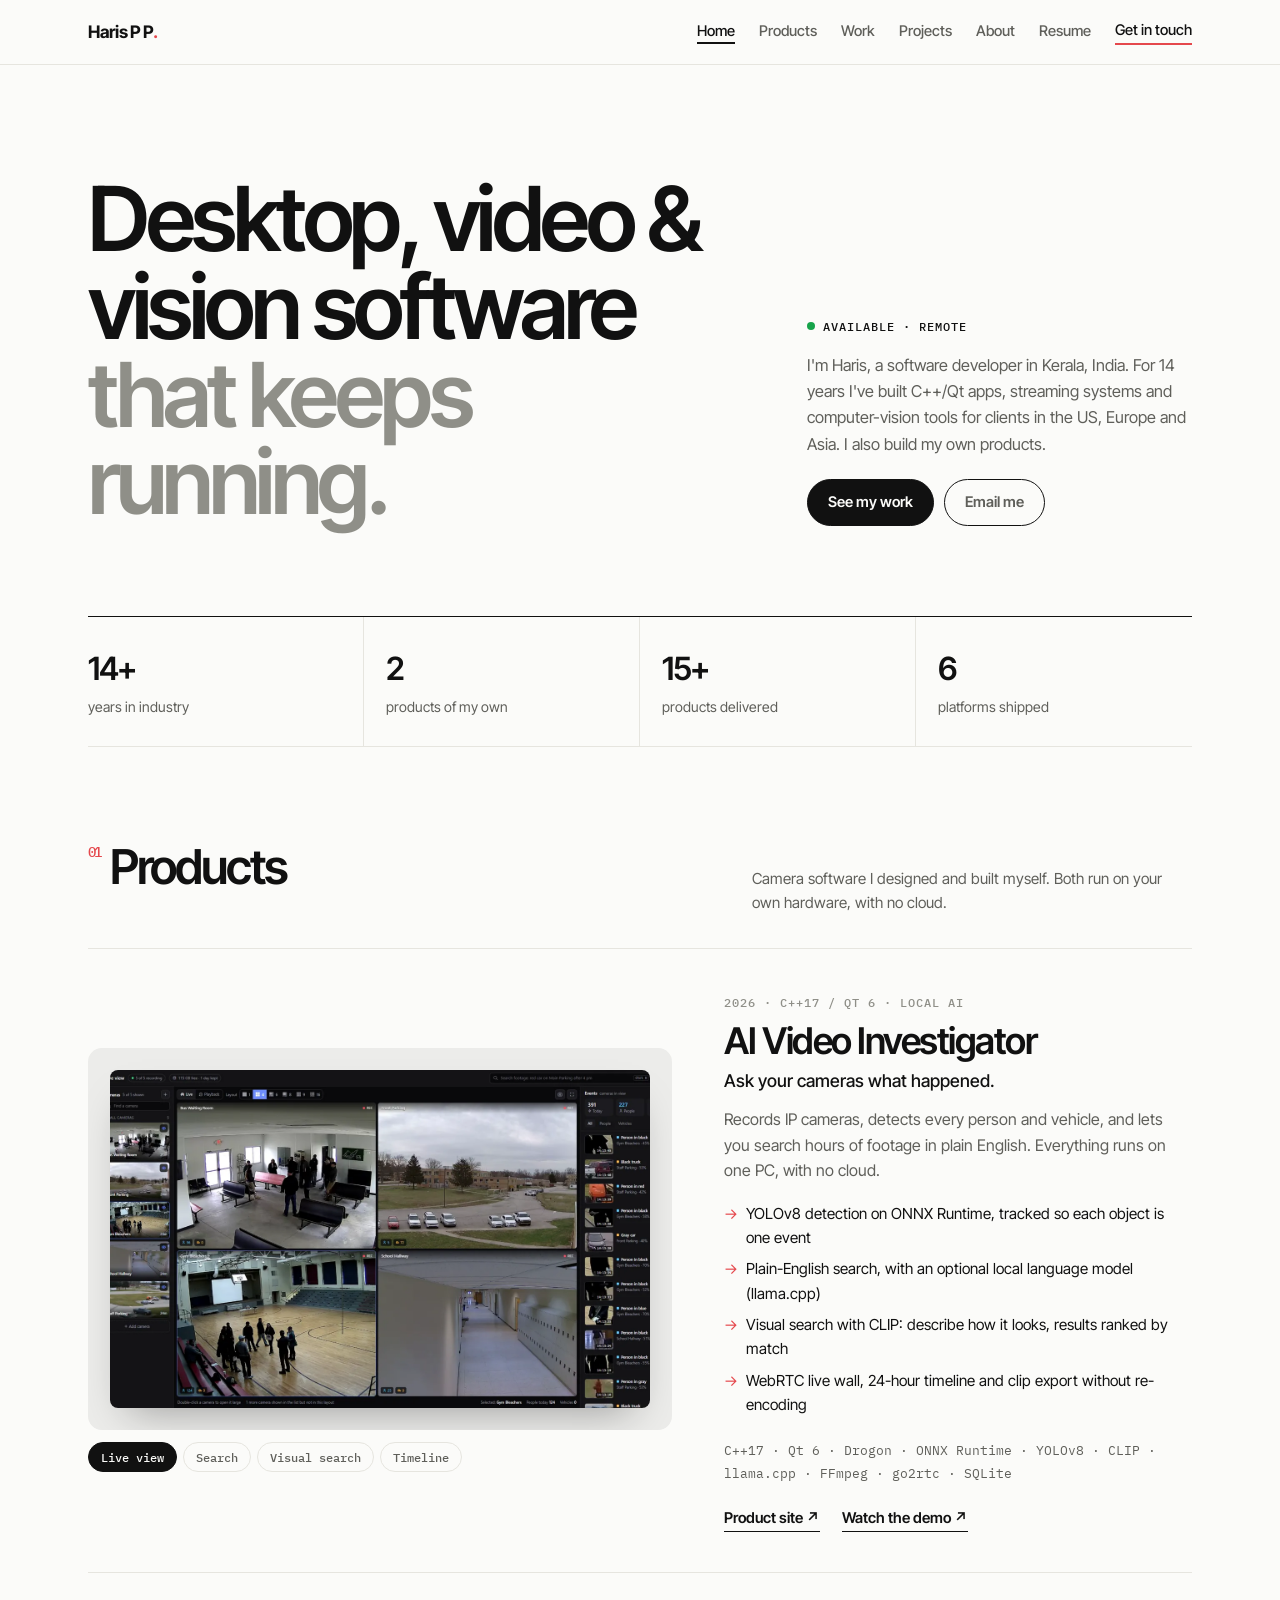
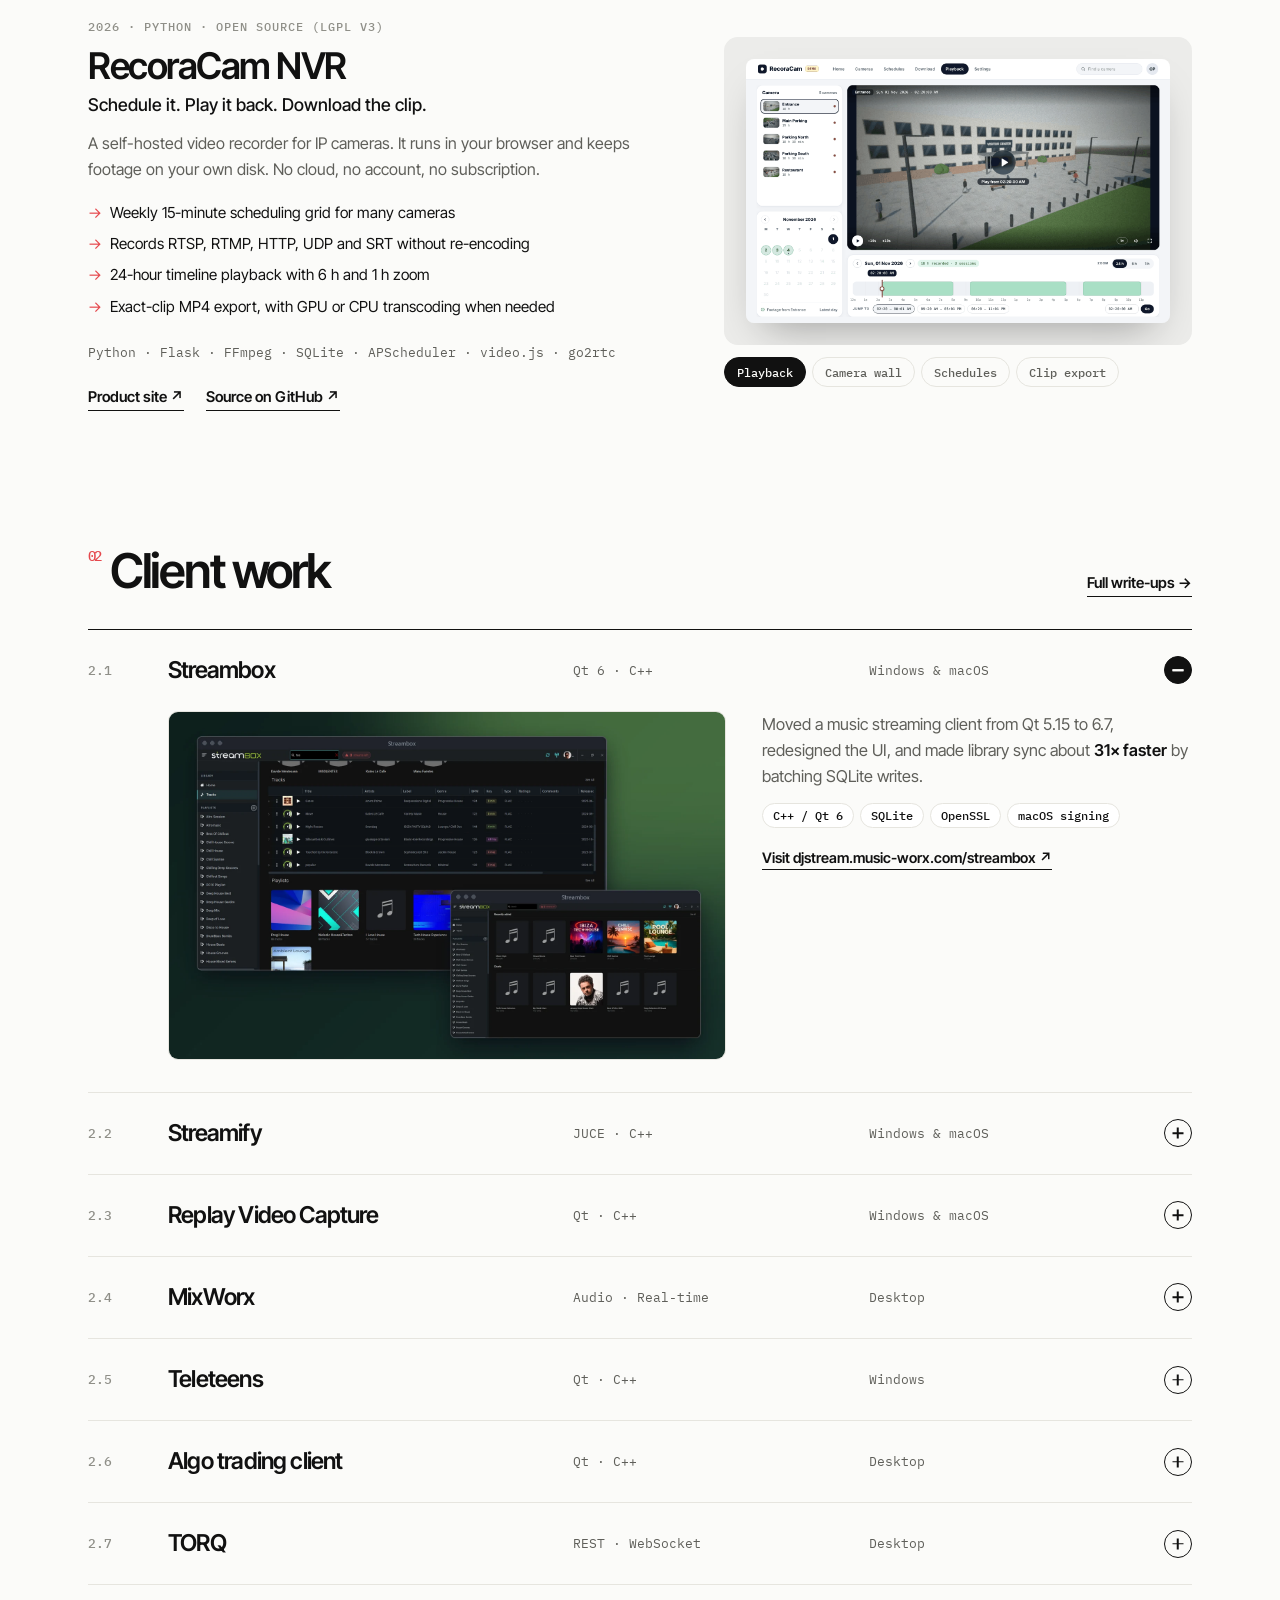
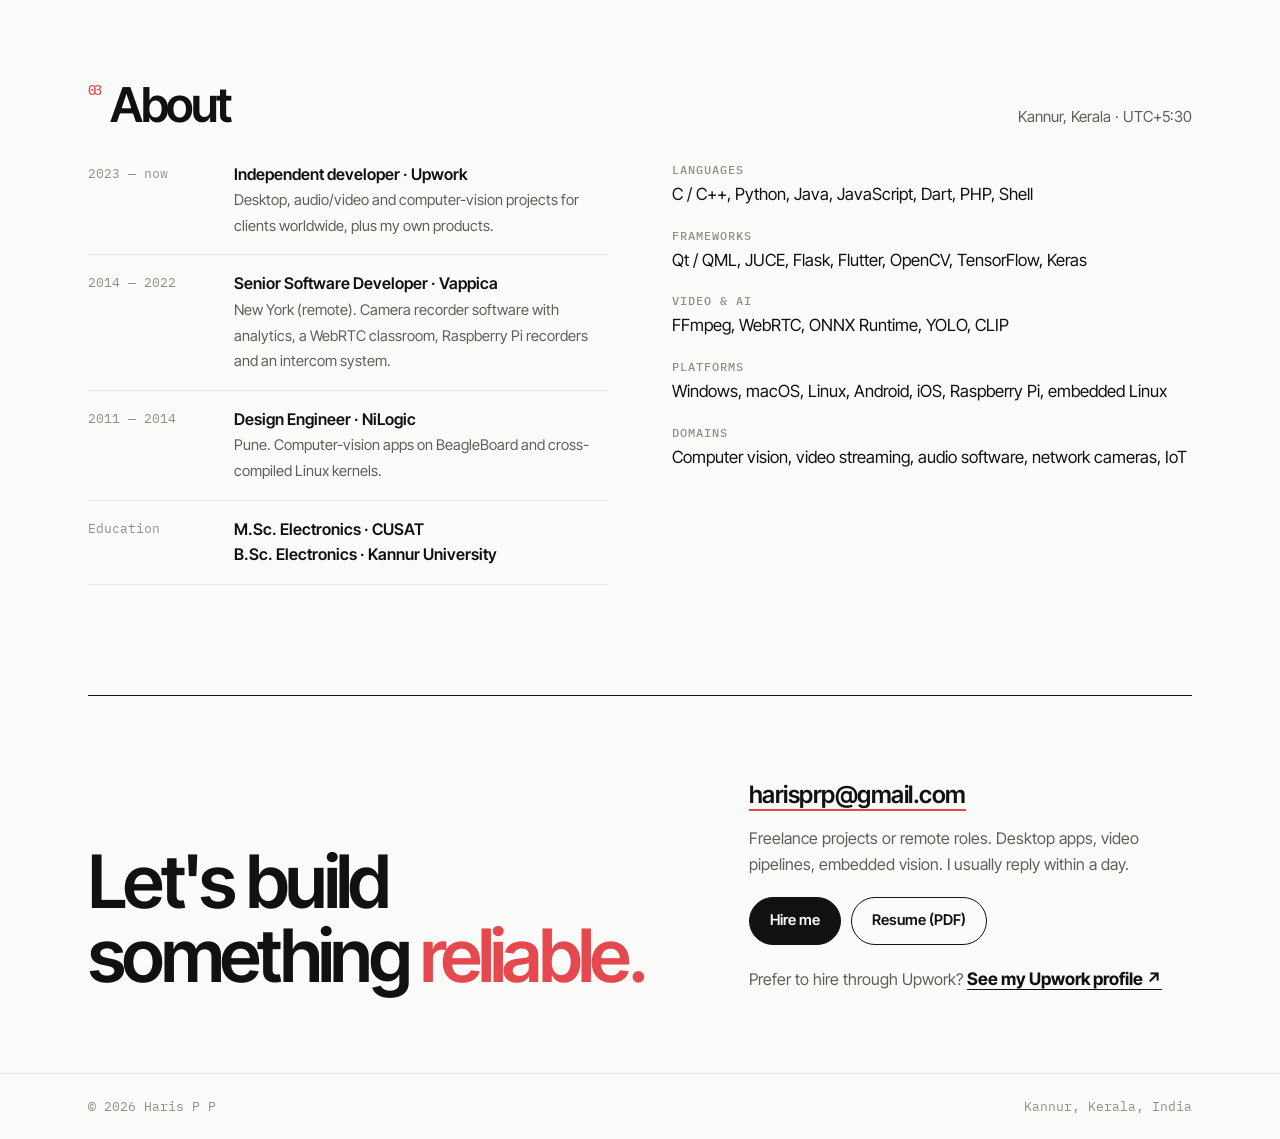
<file: index.html>
<!DOCTYPE html>
<html lang="en">
<head>
  <meta charset="UTF-8" />
  <meta name="viewport" content="width=device-width, initial-scale=1.0" />
  <title>Haris P P — Software Developer</title>
  <meta name="description" content="Haris P P: software developer with 14+ years of C++/Qt, Python and computer-vision work. Desktop apps, video pipelines, and my own camera products, AI Video Investigator and RecoraCam NVR." />
  <meta property="og:title" content="Haris P P — Software Developer" />
  <meta property="og:description" content="Desktop, video and computer-vision software. Creator of AI Video Investigator and RecoraCam NVR." />
  <meta property="og:image" content="https://haris-pp.github.io/assets/aivideoinvestigator/live.webp" />
  <meta property="og:url" content="https://haris-pp.github.io/" />
  <meta name="theme-color" content="#fbfbf9" />
  <link rel="preconnect" href="https://fonts.googleapis.com" />
  <link rel="preconnect" href="https://fonts.gstatic.com" crossorigin />
  <link href="https://fonts.googleapis.com/css2?family=Inter+Tight:wght@400;500;600;700&family=IBM+Plex+Mono:wght@400;500&display=swap" rel="stylesheet" />
  <link rel="stylesheet" href="styles.css?v=7" />
<!-- Google tag (gtag.js) -->
<script async src="https://www.googletagmanager.com/gtag/js?id=G-309J85LGWX"></script>
<script>
  window.dataLayer = window.dataLayer || [];
  function gtag(){dataLayer.push(arguments);}
  gtag('js', new Date());

  gtag('config', 'G-309J85LGWX');
</script>
</head>

<body>
  <header><div class="wrap"><nav>
    <a class="logo" href="index.html">Haris P P<span>.</span></a>
    <div class="links">
      <a href="index.html" class="opt active">Home</a>
      <a href="#products" class="opt">Products</a>
      <a href="#work" class="opt">Work</a>
      <a href="projects.html">Projects</a>
      <a href="#about" class="opt">About</a>
      <a href="Haris-Resume.pdf" class="opt2" target="_blank" rel="noopener">Resume</a>
      <a href="#contact" class="cta">Get in touch</a>
    </div>
  </nav></div></header>

  <main class="wrap">
    <div class="hero">
      <h1>Desktop, video &amp; vision software <span>that keeps running.</span></h1>
      <aside>
        <div class="status">Available · Remote</div>
        <p>I'm Haris, a software developer in Kerala, India. For 14 years I've built C++/Qt apps, streaming systems and computer-vision tools for clients in the US, Europe and Asia. I also build my own products.</p>
        <div class="btns"><a class="btn dark" href="#products">See my work</a><a class="btn" href="mailto:harisprp@gmail.com">Email me</a></div>
      </aside>
    </div>
    <div class="facts"><div><b>14+</b><span>years in industry</span></div><div><b>2</b><span>products of my own</span></div><div><b>15+</b><span>products delivered</span></div><div><b>6</b><span>platforms shipped</span></div></div>

    <div class="sh" id="products"><h2><span class="n">01</span>Products</h2><p>Camera software I designed and built myself. Both run on your own hardware, with no cloud.</p></div>
    <article class="product" id="aivideoinvestigator">
      <div class="viewer" data-switch><div class="pic"><img class="js-main" src="assets/aivideoinvestigator/live.webp" alt="Live view: a four-camera wall with a camera list and today&#x27;s detections" /></div><div class="tabs"><button type="button" class="on" data-src="assets/aivideoinvestigator/live.webp" data-alt="Live view: a four-camera wall with a camera list and today&#x27;s detections">Live view</button><button type="button" data-src="assets/aivideoinvestigator/search.webp" data-alt="Search results for white car at Staff Parking">Search</button><button type="button" data-src="assets/aivideoinvestigator/visual.webp" data-alt="Visual search results for people sitting on a bench">Visual search</button><button type="button" data-src="assets/aivideoinvestigator/playback.webp" data-alt="Playback with a 24-hour timeline of people, vehicles and motion">Timeline</button></div></div>
      <div>
        <span class="yr">2026 · C++17 / Qt 6 · Local AI</span>
        <h3>AI Video Investigator</h3>
        <div class="tagline">Ask your cameras what happened.</div>
        <p>Records IP cameras, detects every person and vehicle, and lets you search hours of footage in plain English. Everything runs on one PC, with no cloud.</p>
        <ul class="ticks"><li>YOLOv8 detection on ONNX Runtime, tracked so each object is one event</li><li>Plain-English search, with an optional local language model (llama.cpp)</li><li>Visual search with CLIP: describe how it looks, results ranked by match</li><li>WebRTC live wall, 24-hour timeline and clip export without re-encoding</li></ul>
        <div class="stack">C++17 · Qt 6 · Drogon · ONNX Runtime · YOLOv8 · CLIP · llama.cpp · FFmpeg · go2rtc · SQLite</div>
        <div class="lk"><a href="https://haris-pp.github.io/aivideoinvestigator-website/" target="_blank" rel="noopener">Product site ↗</a><a href="https://haris-pp.github.io/aivideoinvestigator-website/#demo" target="_blank" rel="noopener">Watch the demo ↗</a></div>
      </div>
    </article>
    <article class="product flip" id="recoracam">
      <div class="viewer" data-switch><div class="pic"><img class="js-main" src="assets/recoracam/playback.png" alt="RecoraCam playback screen with camera list, calendar and 24-hour timeline" loading="lazy" /></div><div class="tabs"><button type="button" class="on" data-src="assets/recoracam/playback.png" data-alt="RecoraCam playback screen with camera list, calendar and 24-hour timeline">Playback</button><button type="button" data-src="assets/recoracam/home.png" data-alt="RecoraCam camera wall with status and system stats">Camera wall</button><button type="button" data-src="assets/recoracam/schedules.png" data-alt="RecoraCam weekly scheduling grid">Schedules</button><button type="button" data-src="assets/recoracam/download.png" data-alt="RecoraCam clip export with in and out trim timeline">Clip export</button></div></div>
      <div>
        <span class="yr">2026 · Python · Open source (LGPL v3)</span>
        <h3>RecoraCam NVR</h3>
        <div class="tagline">Schedule it. Play it back. Download the clip.</div>
        <p>A self-hosted video recorder for IP cameras. It runs in your browser and keeps footage on your own disk. No cloud, no account, no subscription.</p>
        <ul class="ticks"><li>Weekly 15-minute scheduling grid for many cameras</li><li>Records RTSP, RTMP, HTTP, UDP and SRT without re-encoding</li><li>24-hour timeline playback with 6 h and 1 h zoom</li><li>Exact-clip MP4 export, with GPU or CPU transcoding when needed</li></ul>
        <div class="stack">Python · Flask · FFmpeg · SQLite · APScheduler · video.js · go2rtc</div>
        <div class="lk"><a href="https://haris-pp.github.io/recoracam-website/" target="_blank" rel="noopener">Product site ↗</a><a href="https://github.com/haris-pp/RecoraCamNVR" target="_blank" rel="noopener">Source on GitHub ↗</a></div>
      </div>
    </article>

    <div class="sh" id="work"><h2><span class="n">02</span>Client work</h2><a class="more" href="projects.html#work">Full write-ups →</a></div>
    <div class="work">
      <details class="row" open>
        <summary><span class="n">2.1</span><span class="t">Streambox</span><span class="st">Qt 6 · C++</span><span class="pl">Windows &amp; macOS</span><span class="x" aria-hidden="true"></span></summary>
        <div class="body"><div data-switch><img class="shot js-main" src="assets/projects/streambox.webp" alt="Streambox music streaming desktop app" loading="lazy" /></div><div><p>Moved a music streaming client from Qt 5.15 to 6.7, redesigned the UI, and made library sync about <strong>31× faster</strong> by batching SQLite writes.</p><div class="tags"><span>C++ / Qt 6</span><span>SQLite</span><span>OpenSSL</span><span>macOS signing</span></div><div class="lk"><a href="https://djstream.music-worx.com/streambox/" target="_blank" rel="noopener">Visit djstream.music-worx.com/streambox ↗</a></div></div></div>
      </details>
      <details class="row">
        <summary><span class="n">2.2</span><span class="t">Streamify</span><span class="st">JUCE · C++</span><span class="pl">Windows &amp; macOS</span><span class="x" aria-hidden="true"></span></summary>
        <div class="body"><div data-switch><img class="shot js-main" src="assets/projects/streamify.webp" alt="Streamify DJ recording app" loading="lazy" /></div><div><p>Records live DJ sets and uploads them to the cloud, with a retrying upload queue, DJ controller support and signed installers.</p><div class="tags"><span>C++ / JUCE</span><span>CMake</span><span>REST</span><span>Inno Setup</span></div><div class="lk"><a href="https://streamifystg.streamify.ch/" target="_blank" rel="noopener">Visit streamifystg.streamify.ch ↗</a></div></div></div>
      </details>
      <details class="row">
        <summary><span class="n">2.3</span><span class="t">Replay Video Capture</span><span class="st">Qt · C++</span><span class="pl">Windows &amp; macOS</span><span class="x" aria-hidden="true"></span></summary>
        <div class="body"><div data-switch><img class="shot js-main" src="assets/projects/replay.webp" alt="Replay Video Capture screen recording app" loading="lazy" /></div><div><p>Screen and audio recording on Windows and macOS. I built the capture engine and the cross-platform UI.</p><div class="tags"><span>C++ / Qt</span><span>Video capture</span><span>Windows</span><span>macOS</span></div><div class="lk"><a href="https://applian.com/replay-video-capture/" target="_blank" rel="noopener">Visit applian.com/replay-video-capture ↗</a></div></div></div>
      </details>
      <details class="row">
        <summary><span class="n">2.4</span><span class="t">MixWorx</span><span class="st">Audio · Real-time</span><span class="pl">Desktop</span><span class="x" aria-hidden="true"></span></summary>
        <div class="body"><div data-switch><img class="shot js-main" src="assets/projects/mixworx.webp" alt="MixWorx DJ software with decks, mixer and track library" loading="lazy" /></div><div><p>DJ mixing and live audio broadcasting to listeners online. I worked on audio handling and broadcasting.</p><div class="tags"><span>Audio streaming</span><span>Real-time</span><span>Broadcasting</span></div><div class="lk"><a href="https://djstream.music-worx.com/mixworx/" target="_blank" rel="noopener">Visit djstream.music-worx.com/mixworx ↗</a></div></div></div>
      </details>
      <details class="row">
        <summary><span class="n">2.5</span><span class="t">Teleteens</span><span class="st">Qt · C++</span><span class="pl">Windows</span><span class="x" aria-hidden="true"></span></summary>
        <div class="body"><div data-switch><img class="shot js-main" src="assets/project-teleteens.png" alt="Teleteens parental control app" loading="lazy" /></div><div><p>A Windows parental-control app. I built the monitoring logic and the app UI.</p><div class="tags"><span>C++ / Qt</span><span>Windows</span><span>Monitoring</span></div><div class="lk"><a href="https://teleteens.co/" target="_blank" rel="noopener">Visit teleteens.co ↗</a></div></div></div>
      </details>
      <details class="row">
        <summary><span class="n">2.6</span><span class="t">Algo trading client</span><span class="st">Qt · C++</span><span class="pl">Desktop</span><span class="x" aria-hidden="true"></span></summary>
        <div class="body"><div data-switch><img class="shot js-main" src="assets/projects/trading.webp" alt="Algo trading client with trades, positions, algorithms and missed trades" loading="lazy" /></div><div><p>Builds and runs options algos, and tracks trades, positions and missed trades live over exchange sockets.</p><div class="tags"><span>C++ / Qt</span><span>WebSockets</span><span>Real-time data</span><span>Local database</span></div><span class="private">Private client project</span></div></div>
      </details>
      <details class="row">
        <summary><span class="n">2.7</span><span class="t">TORQ</span><span class="st">REST · WebSocket</span><span class="pl">Desktop</span><span class="x" aria-hidden="true"></span></summary>
        <div class="body"><div data-switch><img class="shot js-main" src="assets/projects/torq.webp" alt="TORQ trading dashboard with market watch, index ticker and activity logs" loading="lazy" /></div><div><p>Trading dashboard with a market watch, live index ticker and activity log. REST data, live prices over WebSocket.</p><div class="tags"><span>REST API</span><span>WebSocket</span><span>Live market data</span><span>Database</span></div><span class="private">Private client project</span></div></div>
      </details>
    </div>

    <div class="sh" id="about"><h2><span class="n">03</span>About</h2><p>Kannur, Kerala · UTC+5:30</p></div>
    <div class="cv">
      <div>
        <div class="job"><small>2023 — now</small><p><b>Independent developer · Upwork</b><span>Desktop, audio/video and computer-vision projects for clients worldwide, plus my own products.</span></p></div>
        <div class="job"><small>2014 — 2022</small><p><b>Senior Software Developer · Vappica</b><span>New York (remote). Camera recorder software with analytics, a WebRTC classroom, Raspberry Pi recorders and an intercom system.</span></p></div>
        <div class="job"><small>2011 — 2014</small><p><b>Design Engineer · NiLogic</b><span>Pune. Computer-vision apps on BeagleBoard and cross-compiled Linux kernels.</span></p></div>
        <div class="job"><small>Education</small><p><b>M.Sc. Electronics · CUSAT</b><b>B.Sc. Electronics · Kannur University</b></p></div>
      </div>
      <dl class="skills">
        <dt>Languages</dt><dd>C / C++, Python, Java, JavaScript, Dart, PHP, Shell</dd>
        <dt>Frameworks</dt><dd>Qt / QML, JUCE, Flask, Flutter, OpenCV, TensorFlow, Keras</dd>
        <dt>Video &amp; AI</dt><dd>FFmpeg, WebRTC, ONNX Runtime, YOLO, CLIP</dd>
        <dt>Platforms</dt><dd>Windows, macOS, Linux, Android, iOS, Raspberry Pi, embedded Linux</dd>
        <dt>Domains</dt><dd>Computer vision, video streaming, audio software, network cameras, IoT</dd>
      </dl>
    </div>

    <section class="contact" id="contact">
      <h2>Let's build something <span>reliable.</span></h2>
      <div><a class="mail" href="mailto:harisprp@gmail.com">harisprp@gmail.com</a><p>Freelance projects or remote roles. Desktop apps, video pipelines, embedded vision. I usually reply within a day.</p>
        <div class="btns"><a class="btn dark" href="mailto:harisprp@gmail.com?subject=Project%20enquiry">Hire me</a><a class="btn" href="Haris-Resume.pdf" target="_blank" rel="noopener">Resume (PDF)</a></div>
        <p class="alt">Prefer to hire through Upwork? <a href="https://www.upwork.com/freelancers/~01d4a61499032e2bb8" target="_blank" rel="noopener">See my Upwork profile ↗</a></p></div>
    </section>
  </main>
  <footer><div class="wrap"><span>© <span id="year"></span> Haris P P</span><span>Kannur, Kerala, India</span></div></footer>

  <script>
    document.getElementById('year').textContent = new Date().getFullYear();
    document.querySelectorAll('[data-switch]').forEach(function (box) {
      var main = box.querySelector('.js-main');
      var btns = box.querySelectorAll('button[data-src]');
      btns.forEach(function (b) {
        b.addEventListener('click', function () {
          btns.forEach(function (x) { x.classList.toggle('on', x === b); });
          main.src = b.dataset.src; main.alt = b.dataset.alt;
        });
      });
    });
  </script>
</body>
</html>
</file>
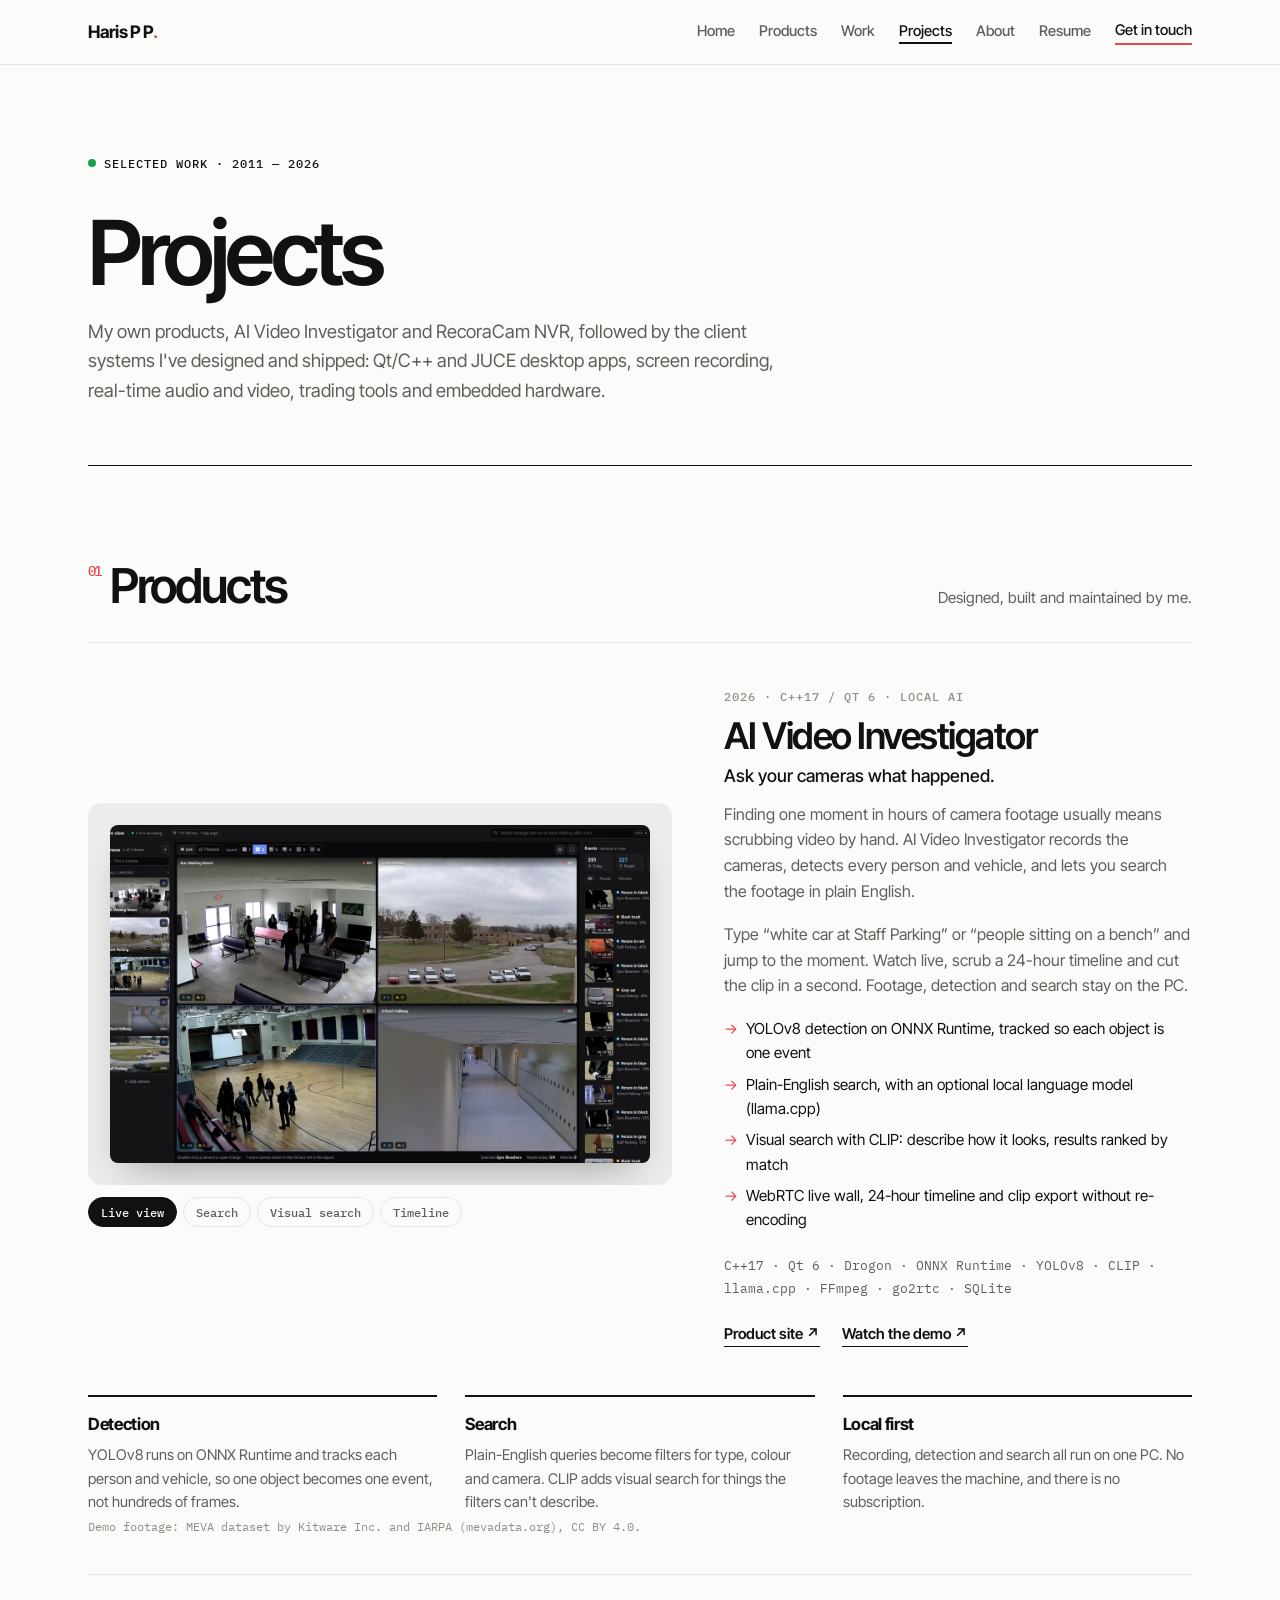
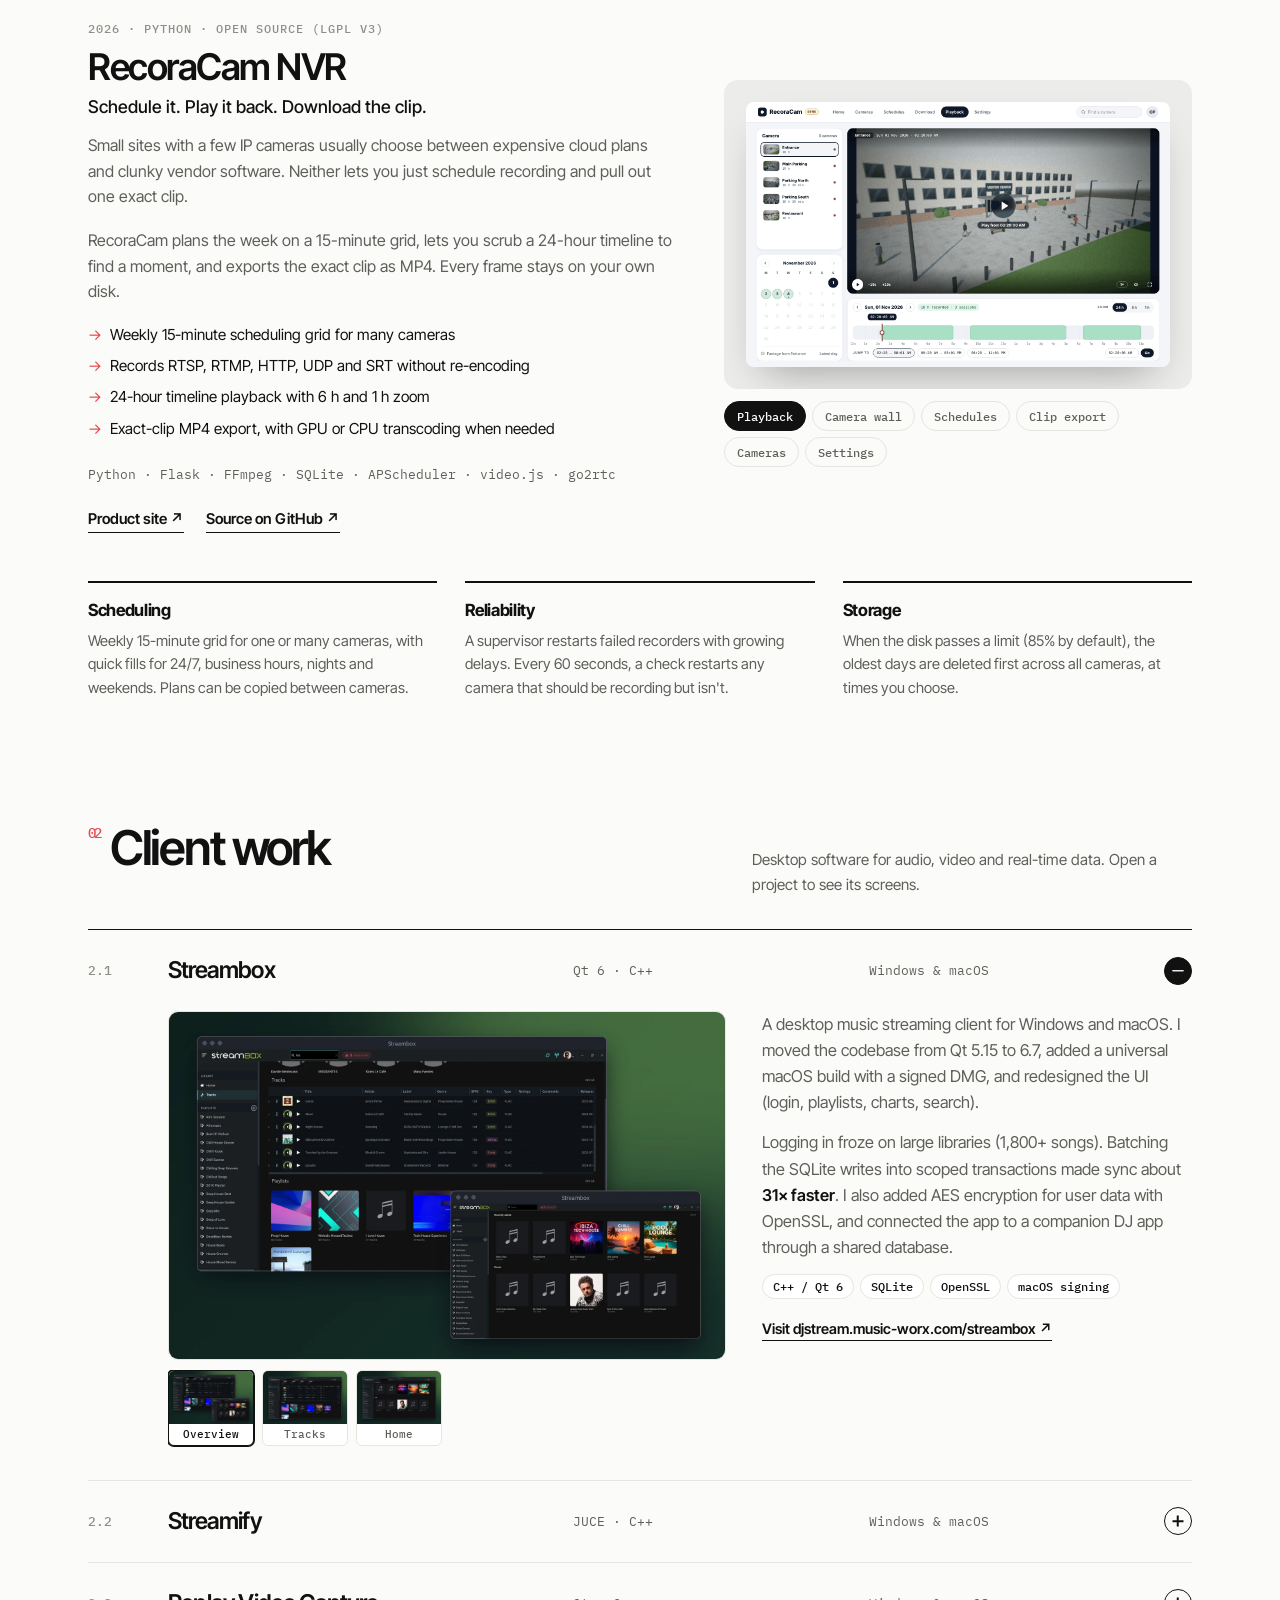
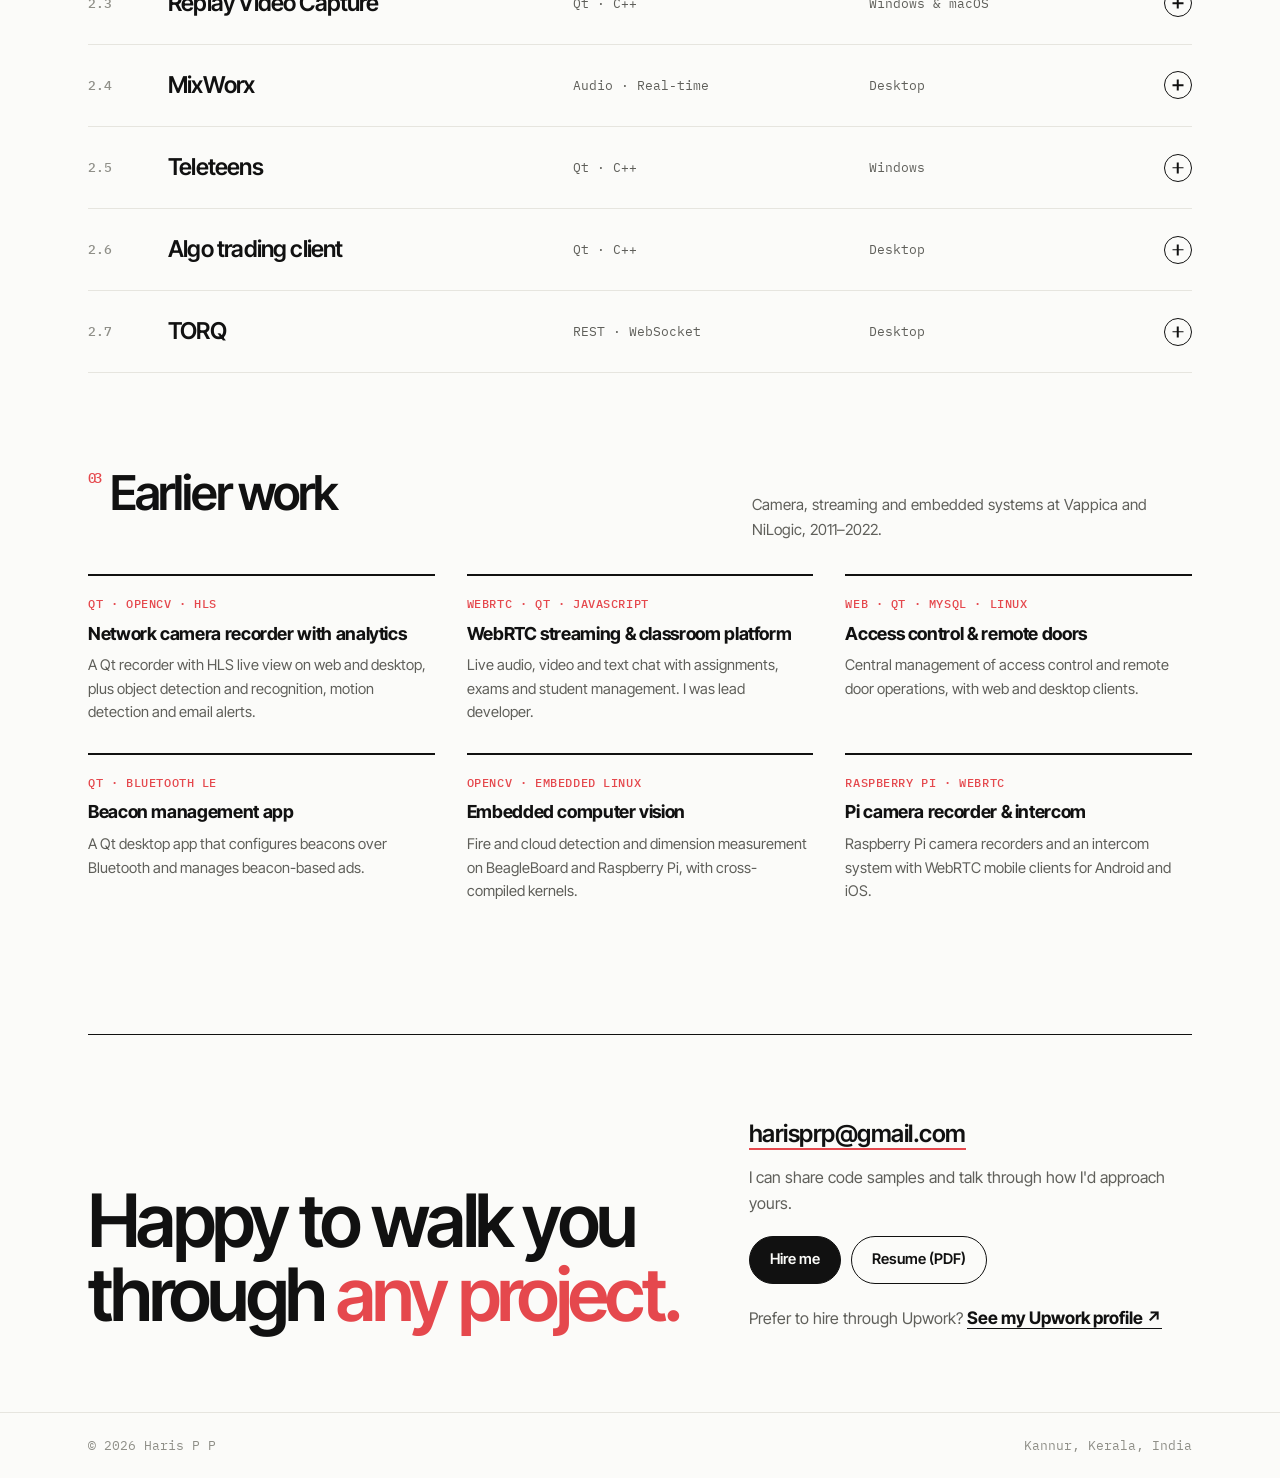
<file: projects.html>
<!DOCTYPE html>
<html lang="en">
<head>
  <meta charset="UTF-8" />
  <meta name="viewport" content="width=device-width, initial-scale=1.0" />
  <title>Projects — Haris P P</title>
  <meta name="description" content="Projects by Haris P P: AI Video Investigator, RecoraCam NVR, and Qt/C++ and JUCE desktop apps for audio, video and real-time data." />
  <meta property="og:title" content="Projects — Haris P P" />
  <meta property="og:description" content="AI Video Investigator, RecoraCam NVR, and desktop, audio/video and computer-vision client work." />
  <meta property="og:image" content="https://haris-pp.github.io/assets/aivideoinvestigator/live.webp" />
  <meta property="og:url" content="https://haris-pp.github.io/projects.html" />
  <meta name="theme-color" content="#fbfbf9" />
  <link rel="preconnect" href="https://fonts.googleapis.com" />
  <link rel="preconnect" href="https://fonts.gstatic.com" crossorigin />
  <link href="https://fonts.googleapis.com/css2?family=Inter+Tight:wght@400;500;600;700&family=IBM+Plex+Mono:wght@400;500&display=swap" rel="stylesheet" />
  <link rel="stylesheet" href="styles.css?v=7" />
<!-- Google tag (gtag.js) -->
<script async src="https://www.googletagmanager.com/gtag/js?id=G-309J85LGWX"></script>
<script>
  window.dataLayer = window.dataLayer || [];
  function gtag(){dataLayer.push(arguments);}
  gtag('js', new Date());

  gtag('config', 'G-309J85LGWX');
</script>
</head>

<body>
  <header><div class="wrap"><nav>
    <a class="logo" href="index.html">Haris P P<span>.</span></a>
    <div class="links">
      <a href="index.html" class="opt">Home</a>
      <a href="#products" class="opt">Products</a>
      <a href="#work" class="opt">Work</a>
      <a href="projects.html" class="active">Projects</a>
      <a href="index.html#about" class="opt">About</a>
      <a href="Haris-Resume.pdf" class="opt2" target="_blank" rel="noopener">Resume</a>
      <a href="#contact" class="cta">Get in touch</a>
    </div>
  </nav></div></header>

  <main class="wrap">
    <div class="hero page">
      <div class="status">Selected work · 2011 — 2026</div>
      <h1>Projects</h1>
      <p>My own products, AI Video Investigator and RecoraCam NVR, followed by the client systems I've designed and shipped: Qt/C++ and JUCE desktop apps, screen recording, real-time audio and video, trading tools and embedded hardware.</p>
    </div>

    <div class="sh" id="products"><h2><span class="n">01</span>Products</h2><p>Designed, built and maintained by me.</p></div>
    <article class="product" id="aivideoinvestigator">
      <div class="viewer" data-switch><div class="pic"><img class="js-main" src="assets/aivideoinvestigator/live.webp" alt="Live view: a four-camera wall with a camera list and today&#x27;s detections" /></div><div class="tabs"><button type="button" class="on" data-src="assets/aivideoinvestigator/live.webp" data-alt="Live view: a four-camera wall with a camera list and today&#x27;s detections">Live view</button><button type="button" data-src="assets/aivideoinvestigator/search.webp" data-alt="Search results for white car at Staff Parking">Search</button><button type="button" data-src="assets/aivideoinvestigator/visual.webp" data-alt="Visual search results for people sitting on a bench">Visual search</button><button type="button" data-src="assets/aivideoinvestigator/playback.webp" data-alt="Playback with a 24-hour timeline of people, vehicles and motion">Timeline</button></div></div>
      <div>
        <span class="yr">2026 · C++17 / Qt 6 · Local AI</span>
        <h3>AI Video Investigator</h3>
        <div class="tagline">Ask your cameras what happened.</div>
        <p>Finding one moment in hours of camera footage usually means scrubbing video by hand. AI Video Investigator records the cameras, detects every person and vehicle, and lets you search the footage in plain English.</p><p>Type “white car at Staff Parking” or “people sitting on a bench” and jump to the moment. Watch live, scrub a 24-hour timeline and cut the clip in a second. Footage, detection and search stay on the PC.</p>
        <ul class="ticks"><li>YOLOv8 detection on ONNX Runtime, tracked so each object is one event</li><li>Plain-English search, with an optional local language model (llama.cpp)</li><li>Visual search with CLIP: describe how it looks, results ranked by match</li><li>WebRTC live wall, 24-hour timeline and clip export without re-encoding</li></ul>
        <div class="stack">C++17 · Qt 6 · Drogon · ONNX Runtime · YOLOv8 · CLIP · llama.cpp · FFmpeg · go2rtc · SQLite</div>
        <div class="lk"><a href="https://haris-pp.github.io/aivideoinvestigator-website/" target="_blank" rel="noopener">Product site ↗</a><a href="https://haris-pp.github.io/aivideoinvestigator-website/#demo" target="_blank" rel="noopener">Watch the demo ↗</a></div>
      </div>
    </article>
    <div class="detail"><div><h4>Detection</h4><p>YOLOv8 runs on ONNX Runtime and tracks each person and vehicle, so one object becomes one event, not hundreds of frames.</p></div><div><h4>Search</h4><p>Plain-English queries become filters for type, colour and camera. CLIP adds visual search for things the filters can&#x27;t describe.</p></div><div><h4>Local first</h4><p>Recording, detection and search all run on one PC. No footage leaves the machine, and there is no subscription.</p></div></div>
    <p class="credit">Demo footage: MEVA dataset by Kitware Inc. and IARPA (mevadata.org), CC BY 4.0.</p>
    <article class="product flip" id="recoracam">
      <div class="viewer" data-switch><div class="pic"><img class="js-main" src="assets/recoracam/playback.png" alt="RecoraCam playback screen with camera list, calendar and 24-hour timeline" loading="lazy" /></div><div class="tabs"><button type="button" class="on" data-src="assets/recoracam/playback.png" data-alt="RecoraCam playback screen with camera list, calendar and 24-hour timeline">Playback</button><button type="button" data-src="assets/recoracam/home.png" data-alt="RecoraCam camera wall with status and system stats">Camera wall</button><button type="button" data-src="assets/recoracam/schedules.png" data-alt="RecoraCam weekly scheduling grid">Schedules</button><button type="button" data-src="assets/recoracam/download.png" data-alt="RecoraCam clip export with in and out trim timeline">Clip export</button><button type="button" data-src="assets/recoracam/cameras.png" data-alt="RecoraCam camera list and stream settings">Cameras</button><button type="button" data-src="assets/recoracam/settings.png" data-alt="RecoraCam storage and clean-up settings">Settings</button></div></div>
      <div>
        <span class="yr">2026 · Python · Open source (LGPL v3)</span>
        <h3>RecoraCam NVR</h3>
        <div class="tagline">Schedule it. Play it back. Download the clip.</div>
        <p>Small sites with a few IP cameras usually choose between expensive cloud plans and clunky vendor software. Neither lets you just schedule recording and pull out one exact clip.</p><p>RecoraCam plans the week on a 15-minute grid, lets you scrub a 24-hour timeline to find a moment, and exports the exact clip as MP4. Every frame stays on your own disk.</p>
        <ul class="ticks"><li>Weekly 15-minute scheduling grid for many cameras</li><li>Records RTSP, RTMP, HTTP, UDP and SRT without re-encoding</li><li>24-hour timeline playback with 6 h and 1 h zoom</li><li>Exact-clip MP4 export, with GPU or CPU transcoding when needed</li></ul>
        <div class="stack">Python · Flask · FFmpeg · SQLite · APScheduler · video.js · go2rtc</div>
        <div class="lk"><a href="https://haris-pp.github.io/recoracam-website/" target="_blank" rel="noopener">Product site ↗</a><a href="https://github.com/haris-pp/RecoraCamNVR" target="_blank" rel="noopener">Source on GitHub ↗</a></div>
      </div>
    </article>
    <div class="detail"><div><h4>Scheduling</h4><p>Weekly 15-minute grid for one or many cameras, with quick fills for 24/7, business hours, nights and weekends. Plans can be copied between cameras.</p></div><div><h4>Reliability</h4><p>A supervisor restarts failed recorders with growing delays. Every 60 seconds, a check restarts any camera that should be recording but isn&#x27;t.</p></div><div><h4>Storage</h4><p>When the disk passes a limit (85% by default), the oldest days are deleted first across all cameras, at times you choose.</p></div></div>

    <div class="sh" id="work"><h2><span class="n">02</span>Client work</h2><p>Desktop software for audio, video and real-time data. Open a project to see its screens.</p></div>
    <div class="work">
      <details class="row" open>
        <summary><span class="n">2.1</span><span class="t">Streambox</span><span class="st">Qt 6 · C++</span><span class="pl">Windows &amp; macOS</span><span class="x" aria-hidden="true"></span></summary>
        <div class="body"><div data-switch><img class="shot js-main" src="assets/projects/streambox.webp" alt="Streambox music streaming desktop app" loading="lazy" /><div class="thumbs"><button type="button" class="on" data-src="assets/projects/streambox.webp" data-alt="Streambox music streaming desktop app"><img src="assets/projects/streambox.webp" alt="" loading="lazy" /><span>Overview</span></button><button type="button" data-src="assets/projects/streambox-1.webp" data-alt="Streambox track list with BPM, key and genre"><img src="assets/projects/streambox-1.webp" alt="" loading="lazy" /><span>Tracks</span></button><button type="button" data-src="assets/projects/streambox-2.webp" data-alt="Streambox home with recently added playlists and charts"><img src="assets/projects/streambox-2.webp" alt="" loading="lazy" /><span>Home</span></button></div></div><div><p>A desktop music streaming client for Windows and macOS. I moved the codebase from Qt 5.15 to 6.7, added a universal macOS build with a signed DMG, and redesigned the UI (login, playlists, charts, search).</p><p>Logging in froze on large libraries (1,800+ songs). Batching the SQLite writes into scoped transactions made sync about <strong>31× faster</strong>. I also added AES encryption for user data with OpenSSL, and connected the app to a companion DJ app through a shared database.</p><div class="tags"><span>C++ / Qt 6</span><span>SQLite</span><span>OpenSSL</span><span>macOS signing</span></div><div class="lk"><a href="https://djstream.music-worx.com/streambox/" target="_blank" rel="noopener">Visit djstream.music-worx.com/streambox ↗</a></div></div></div>
      </details>
      <details class="row">
        <summary><span class="n">2.2</span><span class="t">Streamify</span><span class="st">JUCE · C++</span><span class="pl">Windows &amp; macOS</span><span class="x" aria-hidden="true"></span></summary>
        <div class="body"><div data-switch><img class="shot js-main" src="assets/projects/streamify.webp" alt="Streamify DJ recording app" loading="lazy" /><div class="thumbs"><button type="button" class="on" data-src="assets/projects/streamify.webp" data-alt="Streamify DJ recording app"><img src="assets/projects/streamify.webp" alt="" loading="lazy" /><span>Overview</span></button><button type="button" data-src="assets/projects/streamify-1.webp" data-alt="Streamify streaming history of uploaded recordings"><img src="assets/projects/streamify-1.webp" alt="" loading="lazy" /><span>History</span></button><button type="button" data-src="assets/projects/streamify-2.webp" data-alt="Streamify profile with credits and usage stats"><img src="assets/projects/streamify-2.webp" alt="" loading="lazy" /><span>Profile</span></button><button type="button" data-src="assets/projects/streamify-3.webp" data-alt="Streamify login screen"><img src="assets/projects/streamify-3.webp" alt="" loading="lazy" /><span>Login</span></button><button type="button" data-src="assets/projects/streamify-4.webp" data-alt="Streamify ready-to-record screen"><img src="assets/projects/streamify-4.webp" alt="" loading="lazy" /><span>Start</span></button><button type="button" data-src="assets/projects/streamify-5.webp" data-alt="Streamify recording in progress"><img src="assets/projects/streamify-5.webp" alt="" loading="lazy" /><span>Recording</span></button></div></div><div><p>A desktop app that lets DJs record live sets and upload them to the cloud automatically. It supports live and offline recording, with an upload queue that retries failed uploads and checks credits against a REST backend.</p><p>I added session history, DJ controller support, IP-based location for tagging venues, code signing and Inno Setup installers. DJs get a stable one-click recording workflow that matches the client's Android app, and sets are stored on Wasabi object storage.</p><div class="tags"><span>C++ / JUCE</span><span>CMake</span><span>REST</span><span>Inno Setup</span></div><div class="lk"><a href="https://streamifystg.streamify.ch/" target="_blank" rel="noopener">Visit streamifystg.streamify.ch ↗</a></div></div></div>
      </details>
      <details class="row">
        <summary><span class="n">2.3</span><span class="t">Replay Video Capture</span><span class="st">Qt · C++</span><span class="pl">Windows &amp; macOS</span><span class="x" aria-hidden="true"></span></summary>
        <div class="body"><div data-switch><img class="shot js-main" src="assets/projects/replay.webp" alt="Replay Video Capture screen recording app" loading="lazy" /><div class="thumbs"><button type="button" class="on" data-src="assets/projects/replay.webp" data-alt="Replay Video Capture screen recording app"><img src="assets/projects/replay.webp" alt="" loading="lazy" /><span>Overview</span></button><button type="button" data-src="assets/projects/replay-1.webp" data-alt="Replay Video Capture main capture screen"><img src="assets/projects/replay-1.webp" alt="" loading="lazy" /><span>Capture</span></button><button type="button" data-src="assets/projects/replay-2.webp" data-alt="Replay Video Capture audio and video settings"><img src="assets/projects/replay-2.webp" alt="" loading="lazy" /><span>Settings</span></button></div></div><div><p>Users needed one product that reliably records on-screen video and audio on both Windows and macOS. I worked on the capture engine and the cross-platform UI.</p><div class="tags"><span>C++ / Qt</span><span>Video capture</span><span>Windows</span><span>macOS</span></div><div class="lk"><a href="https://applian.com/replay-video-capture/" target="_blank" rel="noopener">Visit applian.com/replay-video-capture ↗</a></div></div></div>
      </details>
      <details class="row">
        <summary><span class="n">2.4</span><span class="t">MixWorx</span><span class="st">Audio · Real-time</span><span class="pl">Desktop</span><span class="x" aria-hidden="true"></span></summary>
        <div class="body"><div data-switch><img class="shot js-main" src="assets/projects/mixworx.webp" alt="MixWorx DJ software with decks, mixer and track library" loading="lazy" /></div><div><p>A platform where DJs mix tracks and broadcast live audio to listeners online. I worked on audio handling and the broadcasting features.</p><div class="tags"><span>Audio streaming</span><span>Real-time</span><span>Broadcasting</span></div><div class="lk"><a href="https://djstream.music-worx.com/mixworx/" target="_blank" rel="noopener">Visit djstream.music-worx.com/mixworx ↗</a></div></div></div>
      </details>
      <details class="row">
        <summary><span class="n">2.5</span><span class="t">Teleteens</span><span class="st">Qt · C++</span><span class="pl">Windows</span><span class="x" aria-hidden="true"></span></summary>
        <div class="body"><div data-switch><img class="shot js-main" src="assets/project-teleteens.png" alt="Teleteens parental control app" loading="lazy" /></div><div><p>A Windows app that lets parents monitor and manage their children's device use safely. I built the monitoring logic and the app UI.</p><div class="tags"><span>C++ / Qt</span><span>Windows</span><span>Monitoring</span></div><div class="lk"><a href="https://teleteens.co/" target="_blank" rel="noopener">Visit teleteens.co ↗</a></div></div></div>
      </details>
      <details class="row">
        <summary><span class="n">2.6</span><span class="t">Algo trading client</span><span class="st">Qt · C++</span><span class="pl">Desktop</span><span class="x" aria-hidden="true"></span></summary>
        <div class="body"><div data-switch><img class="shot js-main" src="assets/projects/trading.webp" alt="Algo trading client with trades, positions, algorithms and missed trades" loading="lazy" /></div><div><p>Traders needed a fast desktop client to run options strategies and watch them in real time. I built it in Qt/C++.</p><p>Users build and run algorithms, then follow trades, positions, missed trades and running strategies in docked panels. The app connects to exchange sockets and keeps data in a local database.</p><div class="tags"><span>C++ / Qt</span><span>WebSockets</span><span>Real-time data</span><span>Local database</span></div><span class="private">Private client project</span></div></div>
      </details>
      <details class="row">
        <summary><span class="n">2.7</span><span class="t">TORQ</span><span class="st">REST · WebSocket</span><span class="pl">Desktop</span><span class="x" aria-hidden="true"></span></summary>
        <div class="body"><div data-switch><img class="shot js-main" src="assets/projects/torq.webp" alt="TORQ trading dashboard with market watch, index ticker and activity logs" loading="lazy" /></div><div><p>A trading terminal with a dashboard, market watch lists, a live index ticker, orders and positions, and algo tools.</p><p>Trading data comes from a REST API, live prices stream in over WebSocket, and the app stores its data in a database. An activity log shows each session event as it happens.</p><div class="tags"><span>REST API</span><span>WebSocket</span><span>Live market data</span><span>Database</span></div><span class="private">Private client project</span></div></div>
      </details>
    </div>

    <div class="sh" id="earlier"><h2><span class="n">03</span>Earlier work</h2><p>Camera, streaming and embedded systems at Vappica and NiLogic, 2011–2022.</p></div>
    <div class="earlier">
      <div><small>Qt · OpenCV · HLS</small><b>Network camera recorder with analytics</b><p>A Qt recorder with HLS live view on web and desktop, plus object detection and recognition, motion detection and email alerts.</p></div>
      <div><small>WebRTC · Qt · JavaScript</small><b>WebRTC streaming &amp; classroom platform</b><p>Live audio, video and text chat with assignments, exams and student management. I was lead developer.</p></div>
      <div><small>Web · Qt · MySQL · Linux</small><b>Access control &amp; remote doors</b><p>Central management of access control and remote door operations, with web and desktop clients.</p></div>
      <div><small>Qt · Bluetooth LE</small><b>Beacon management app</b><p>A Qt desktop app that configures beacons over Bluetooth and manages beacon-based ads.</p></div>
      <div><small>OpenCV · Embedded Linux</small><b>Embedded computer vision</b><p>Fire and cloud detection and dimension measurement on BeagleBoard and Raspberry Pi, with cross-compiled kernels.</p></div>
      <div><small>Raspberry Pi · WebRTC</small><b>Pi camera recorder &amp; intercom</b><p>Raspberry Pi camera recorders and an intercom system with WebRTC mobile clients for Android and iOS.</p></div>
    </div>

    <section class="contact" id="contact">
      <h2>Happy to walk you through <span>any project.</span></h2>
      <div><a class="mail" href="mailto:harisprp@gmail.com">harisprp@gmail.com</a><p>I can share code samples and talk through how I'd approach yours.</p>
        <div class="btns"><a class="btn dark" href="mailto:harisprp@gmail.com?subject=Project%20enquiry">Hire me</a><a class="btn" href="Haris-Resume.pdf" target="_blank" rel="noopener">Resume (PDF)</a></div>
        <p class="alt">Prefer to hire through Upwork? <a href="https://www.upwork.com/freelancers/~01d4a61499032e2bb8" target="_blank" rel="noopener">See my Upwork profile ↗</a></p></div>
    </section>
  </main>
  <footer><div class="wrap"><span>© <span id="year"></span> Haris P P</span><span>Kannur, Kerala, India</span></div></footer>

  <script>
    document.getElementById('year').textContent = new Date().getFullYear();
    document.querySelectorAll('[data-switch]').forEach(function (box) {
      var main = box.querySelector('.js-main');
      var btns = box.querySelectorAll('button[data-src]');
      btns.forEach(function (b) {
        b.addEventListener('click', function () {
          btns.forEach(function (x) { x.classList.toggle('on', x === b); });
          main.src = b.dataset.src; main.alt = b.dataset.alt;
        });
      });
    });
  </script>
</body>
</html>
</file>
<file: styles.css>
/* ============================================================
   Haris P P — Portfolio · "Paper" design
   Colours live in :root; fonts are Inter Tight + IBM Plex Mono.
   ============================================================ */
:root{
  --bg:#fbfbf9; --card:#ffffff; --panel:#ececea; --panel-hi:#e4e3df;
  --ink:#111111; --dim:#5f5f5a; --faint:#8f8f88; --line:#e6e5df;
  --accent:#e5484d; --ok:#16a34a;
  --maxw:1160px;
  color-scheme:light;
}
*{box-sizing:border-box;margin:0;padding:0}
html{scroll-behavior:smooth;scroll-padding-top:76px}
body{font-family:'Inter Tight',system-ui,-apple-system,sans-serif;background:var(--bg);color:var(--ink);line-height:1.6;-webkit-font-smoothing:antialiased}
a{color:inherit;text-decoration:none}
img{display:block;max-width:100%;height:auto}
.mono{font-family:'IBM Plex Mono',monospace}
.wrap{max-width:var(--maxw);margin:0 auto;padding:0 28px}
:focus-visible{outline:2px solid var(--accent);outline-offset:3px;border-radius:4px}

/* ---------- Header ---------- */
header{position:sticky;top:0;z-index:30;background:rgba(251,251,249,.9);backdrop-filter:blur(10px);-webkit-backdrop-filter:blur(10px);border-bottom:1px solid var(--line)}
nav{display:flex;align-items:center;justify-content:space-between;height:64px;gap:16px}
.logo{font-weight:700;font-size:1.08rem;letter-spacing:-.02em;white-space:nowrap}
.logo span{color:var(--accent)}
.links{display:flex;align-items:center;gap:24px;font-size:.92rem;font-weight:500}
.links a{color:var(--dim);white-space:nowrap}
.links a:hover,.links a.active{color:var(--ink)}
.links a.active{text-decoration:underline;text-decoration-thickness:1.5px;text-underline-offset:6px}
.links .cta{color:var(--ink);border-bottom:2px solid var(--accent);padding-bottom:1px}

/* ---------- Hero ---------- */
.hero{display:grid;grid-template-columns:1.7fr 1fr;gap:64px;align-items:end;padding:110px 0 90px;border-bottom:1px solid var(--ink)}
.hero h1{font-size:clamp(2.8rem,7vw,5.6rem);line-height:.98;letter-spacing:-.05em;font-weight:600}
.hero h1 span{color:var(--faint)}
.hero aside{font-size:1.02rem;color:var(--dim)}
.hero aside p{margin-bottom:22px}
.hero.page{grid-template-columns:1fr;gap:20px;padding:90px 0 60px}
.hero.page p{font-size:1.15rem;color:var(--dim);max-width:720px}
.status{display:inline-flex;gap:8px;align-items:center;font:500 .78rem 'IBM Plex Mono',monospace;text-transform:uppercase;letter-spacing:.08em;color:var(--ink);margin-bottom:18px}
.status::before{content:"";width:8px;height:8px;border-radius:50%;background:var(--ok)}
.status a{text-decoration:underline;text-underline-offset:3px}
.btns{display:flex;gap:10px;flex-wrap:wrap}
.btn{display:inline-flex;align-items:center;gap:6px;padding:11px 20px;border-radius:999px;font-weight:600;font-size:.92rem;border:1.5px solid var(--ink);transition:.15s;white-space:nowrap}
.btn.dark{background:var(--ink);color:var(--bg)}
.btn:hover{background:var(--accent);border-color:var(--accent);color:#fff}

.facts{display:grid;grid-template-columns:repeat(4,1fr);border-bottom:1px solid var(--line)}
.facts div{padding:26px 22px;border-right:1px solid var(--line)}
.facts div:first-child{padding-left:0}.facts div:last-child{border-right:0}
.facts b{display:block;font-size:2rem;letter-spacing:-.04em;font-weight:600}
.facts span{color:var(--dim);font-size:.88rem}

/* ---------- Section headers ---------- */
.sh{display:flex;justify-content:space-between;align-items:baseline;gap:20px;padding:96px 0 32px;flex-wrap:wrap}
.sh h2{font-size:clamp(2rem,4vw,3rem);letter-spacing:-.045em;font-weight:600;line-height:1}
.sh .n{font:500 .85rem 'IBM Plex Mono',monospace;color:var(--accent);margin-right:10px;vertical-align:top}
.sh p{color:var(--dim);max-width:440px;font-size:.95rem}
.sh .more{font-weight:600;font-size:.93rem;border-bottom:1.5px solid var(--ink)}
.sh .more:hover{color:var(--accent);border-color:var(--accent)}

/* ---------- Products ---------- */
.product{display:grid;grid-template-columns:1.25fr 1fr;gap:52px;align-items:center;padding:40px 0;border-top:1px solid var(--line)}
.product.flip .viewer{order:2}
.viewer{min-width:0}
.pic{background:var(--panel);border-radius:14px;padding:22px;overflow:hidden;transition:background .25s}
.pic img{border-radius:8px;box-shadow:0 20px 40px -18px rgba(0,0,0,.35);width:100%;aspect-ratio:16/10;object-fit:cover;object-position:top}
.tabs{display:flex;gap:6px;flex-wrap:wrap;margin-top:12px}
.tabs button{font:500 .78rem 'IBM Plex Mono',monospace;color:var(--dim);background:transparent;border:1px solid var(--line);padding:6px 12px;border-radius:999px;cursor:pointer}
.tabs button:hover{color:var(--ink);border-color:var(--faint)}
.tabs button.on{background:var(--ink);border-color:var(--ink);color:var(--bg)}
.product .yr{font:500 .78rem 'IBM Plex Mono',monospace;color:var(--faint);text-transform:uppercase;letter-spacing:.08em}
.product h3{font-size:clamp(1.8rem,3.2vw,2.3rem);letter-spacing:-.04em;font-weight:600;line-height:1.05;margin:8px 0 6px}
.product .tagline{font-size:1.1rem;font-weight:500;margin-bottom:12px}
.product p{color:var(--dim);margin-bottom:18px}
.ticks{list-style:none;display:grid;gap:7px;margin-bottom:22px;font-size:.95rem}
.ticks li{padding-left:22px;position:relative}
.ticks li::before{content:"→";position:absolute;left:0;color:var(--accent)}
.stack{font:400 .8rem 'IBM Plex Mono',monospace;color:var(--dim);margin-bottom:22px;line-height:1.8}
.lk{display:flex;gap:22px;flex-wrap:wrap;font-weight:600;font-size:.93rem}
.lk a{border-bottom:1.5px solid var(--ink)}
.lk a:hover{color:var(--accent);border-color:var(--accent)}

/* product detail (projects page) */
.detail{display:grid;grid-template-columns:repeat(3,1fr);gap:28px;padding:8px 0 28px}
.detail div{border-top:2px solid var(--ink);padding-top:14px}
.detail h4{font-size:1.05rem;letter-spacing:-.02em;margin-bottom:6px}
.detail p{color:var(--dim);font-size:.92rem}
.gallery{display:grid;grid-template-columns:repeat(3,1fr);gap:18px;padding-bottom:40px}
.gallery figure{background:var(--panel);border-radius:12px;padding:12px;overflow:hidden}
.gallery img{border-radius:6px;width:100%;aspect-ratio:16/10;object-fit:cover;object-position:top}
.gallery figcaption{font:500 .76rem 'IBM Plex Mono',monospace;color:var(--dim);padding:10px 2px 0}
.credit{font:400 .76rem 'IBM Plex Mono',monospace;color:var(--faint);margin:-24px 0 40px}

/* ---------- Client work: expandable list ---------- */
.work{border-top:1px solid var(--ink)}
.row{border-bottom:1px solid var(--line)}
.row summary{display:grid;grid-template-columns:60px 1.4fr 1fr 1fr 28px;gap:20px;align-items:center;padding:22px 0;cursor:pointer;list-style:none}
.row summary::-webkit-details-marker{display:none}
.row summary:hover .t{color:var(--accent)}
.row .n{font:500 .8rem 'IBM Plex Mono',monospace;color:var(--faint)}
.row .t{font-size:1.45rem;letter-spacing:-.035em;font-weight:600;transition:color .2s}
.row .st,.row .pl{font:400 .8rem 'IBM Plex Mono',monospace;color:var(--dim)}
.row .x{width:28px;height:28px;border-radius:50%;border:1.5px solid var(--ink);position:relative;transition:background .2s}
.row .x::before,.row .x::after{content:"";position:absolute;left:50%;top:50%;width:11px;height:1.5px;background:var(--ink);transform:translate(-50%,-50%)}
.row .x::after{transform:translate(-50%,-50%) rotate(90deg);transition:transform .25s}
.row[open] .x{background:var(--ink)}
.row[open] .x::before,.row[open] .x::after{background:var(--bg)}
.row[open] .x::after{transform:translate(-50%,-50%) rotate(0)}
.row .body{display:grid;grid-template-columns:1.3fr 1fr;gap:36px;padding:0 0 32px 80px;align-items:start}
.row .body>*{min-width:0}
.row .body .shot{border-radius:10px;width:100%;aspect-ratio:16/10;object-fit:cover;object-position:top;border:1px solid var(--line)}
.row .body p{color:var(--dim);font-size:1.02rem;margin-bottom:14px}
.row .body p strong{color:var(--ink);font-weight:600}
.tags{display:flex;flex-wrap:wrap;gap:6px;margin-bottom:18px}
.tags span{font:500 .76rem 'IBM Plex Mono',monospace;border:1px solid var(--line);background:var(--card);padding:4px 10px;border-radius:999px}
.row .body .lk a{font-size:.9rem}
.private{font:500 .78rem 'IBM Plex Mono',monospace;color:var(--faint)}
.thumbs{display:flex;gap:8px;overflow-x:auto;margin-top:10px;padding-bottom:2px}
.thumbs button{flex:0 0 auto;width:86px;padding:0;border:1px solid var(--line);border-radius:6px;background:var(--card);cursor:pointer;overflow:hidden;font:500 .68rem 'IBM Plex Mono',monospace;color:var(--dim)}
.thumbs button img{width:100%;aspect-ratio:16/10;object-fit:cover}
.thumbs button span{display:block;padding:3px 0 4px}
.thumbs button:hover{border-color:var(--faint)}
.thumbs button.on{border-color:var(--ink);color:var(--ink);box-shadow:0 0 0 1px var(--ink)}

/* earlier work */
.earlier{display:grid;grid-template-columns:repeat(3,1fr);gap:28px 32px;padding-bottom:20px}
.earlier div{border-top:2px solid var(--ink);padding-top:14px}
.earlier small{font:500 .74rem 'IBM Plex Mono',monospace;color:var(--accent);text-transform:uppercase;letter-spacing:.05em}
.earlier b{display:block;font-size:1.12rem;letter-spacing:-.02em;margin:4px 0 6px}
.earlier p{color:var(--dim);font-size:.92rem}

/* ---------- About ---------- */
.cv{display:grid;grid-template-columns:1fr 1fr;gap:64px}
.job{display:grid;grid-template-columns:130px 1fr;gap:16px;padding:16px 0;border-bottom:1px solid var(--line)}
.job:first-child{padding-top:0}
.job small{font:400 .8rem 'IBM Plex Mono',monospace;color:var(--faint);padding-top:3px}
.job b{display:block;font-weight:600}.job span{color:var(--dim);font-size:.92rem}
.skills dt{font:500 .75rem 'IBM Plex Mono',monospace;text-transform:uppercase;letter-spacing:.08em;color:var(--faint);margin-top:20px}
.skills dt:first-child{margin-top:0}
.skills dd{font-size:1.05rem;margin-top:4px}

/* ---------- Contact + footer ---------- */
.contact{margin:110px 0 0;padding:80px 0;border-top:1px solid var(--ink);display:grid;grid-template-columns:1.4fr 1fr;gap:40px;align-items:end}
.contact h2{font-size:clamp(2.4rem,6vw,4.6rem);letter-spacing:-.05em;line-height:1;font-weight:600}
.contact h2 span{color:var(--accent)}
.contact .mail{font-size:1.5rem;font-weight:600;letter-spacing:-.02em;border-bottom:2px solid var(--accent);word-break:break-all}
.contact p{color:var(--dim);margin:12px 0 20px}
.contact p.alt{font-size:1rem;margin:20px 0 0}
.contact p.alt a{color:var(--ink);font-weight:700;font-size:1.08rem;border-bottom:1.5px solid var(--ink)}
.contact p.alt a:hover{color:var(--accent);border-color:var(--accent)}
footer{border-top:1px solid var(--line);font:400 .8rem 'IBM Plex Mono',monospace;color:var(--faint)}
footer .wrap{display:flex;justify-content:space-between;padding:24px 28px;flex-wrap:wrap;gap:8px}

/* ---------- Responsive ---------- */
@media (max-width:1000px){.links{gap:18px}}
@media (max-width:900px){
  .hero,.product,.cv,.contact{grid-template-columns:1fr}
  .hero{gap:36px}
  .product.flip .viewer{order:0}
  .facts{grid-template-columns:1fr 1fr}
  .facts div:nth-child(2){border-right:0}
  .facts div:nth-child(3){padding-left:0}
  .facts div:nth-child(-n+2){border-bottom:1px solid var(--line)}
  .detail,.gallery,.earlier{grid-template-columns:1fr 1fr}
  .row summary{grid-template-columns:36px 1fr 28px}
  .row .st,.row .pl{display:none}
  .row .body{grid-template-columns:1fr;padding-left:0;gap:22px}
  .links .opt{display:none}
}
@media (max-width:640px){
  .wrap{padding:0 18px}
  footer .wrap{padding:22px 18px}
  .hero{padding:64px 0 52px}
  .hero.page{padding:56px 0 40px}
  .sh{padding:70px 0 24px}
  .detail,.gallery,.earlier{grid-template-columns:1fr}
  .pic{padding:12px}
  .row .t{font-size:1.2rem}
  .job{grid-template-columns:1fr;gap:2px}
  .contact{margin-top:70px;padding:56px 0}
  .links{gap:14px;font-size:.88rem}
}
@media (max-width:420px){.links .opt2{display:none}}
</file>
